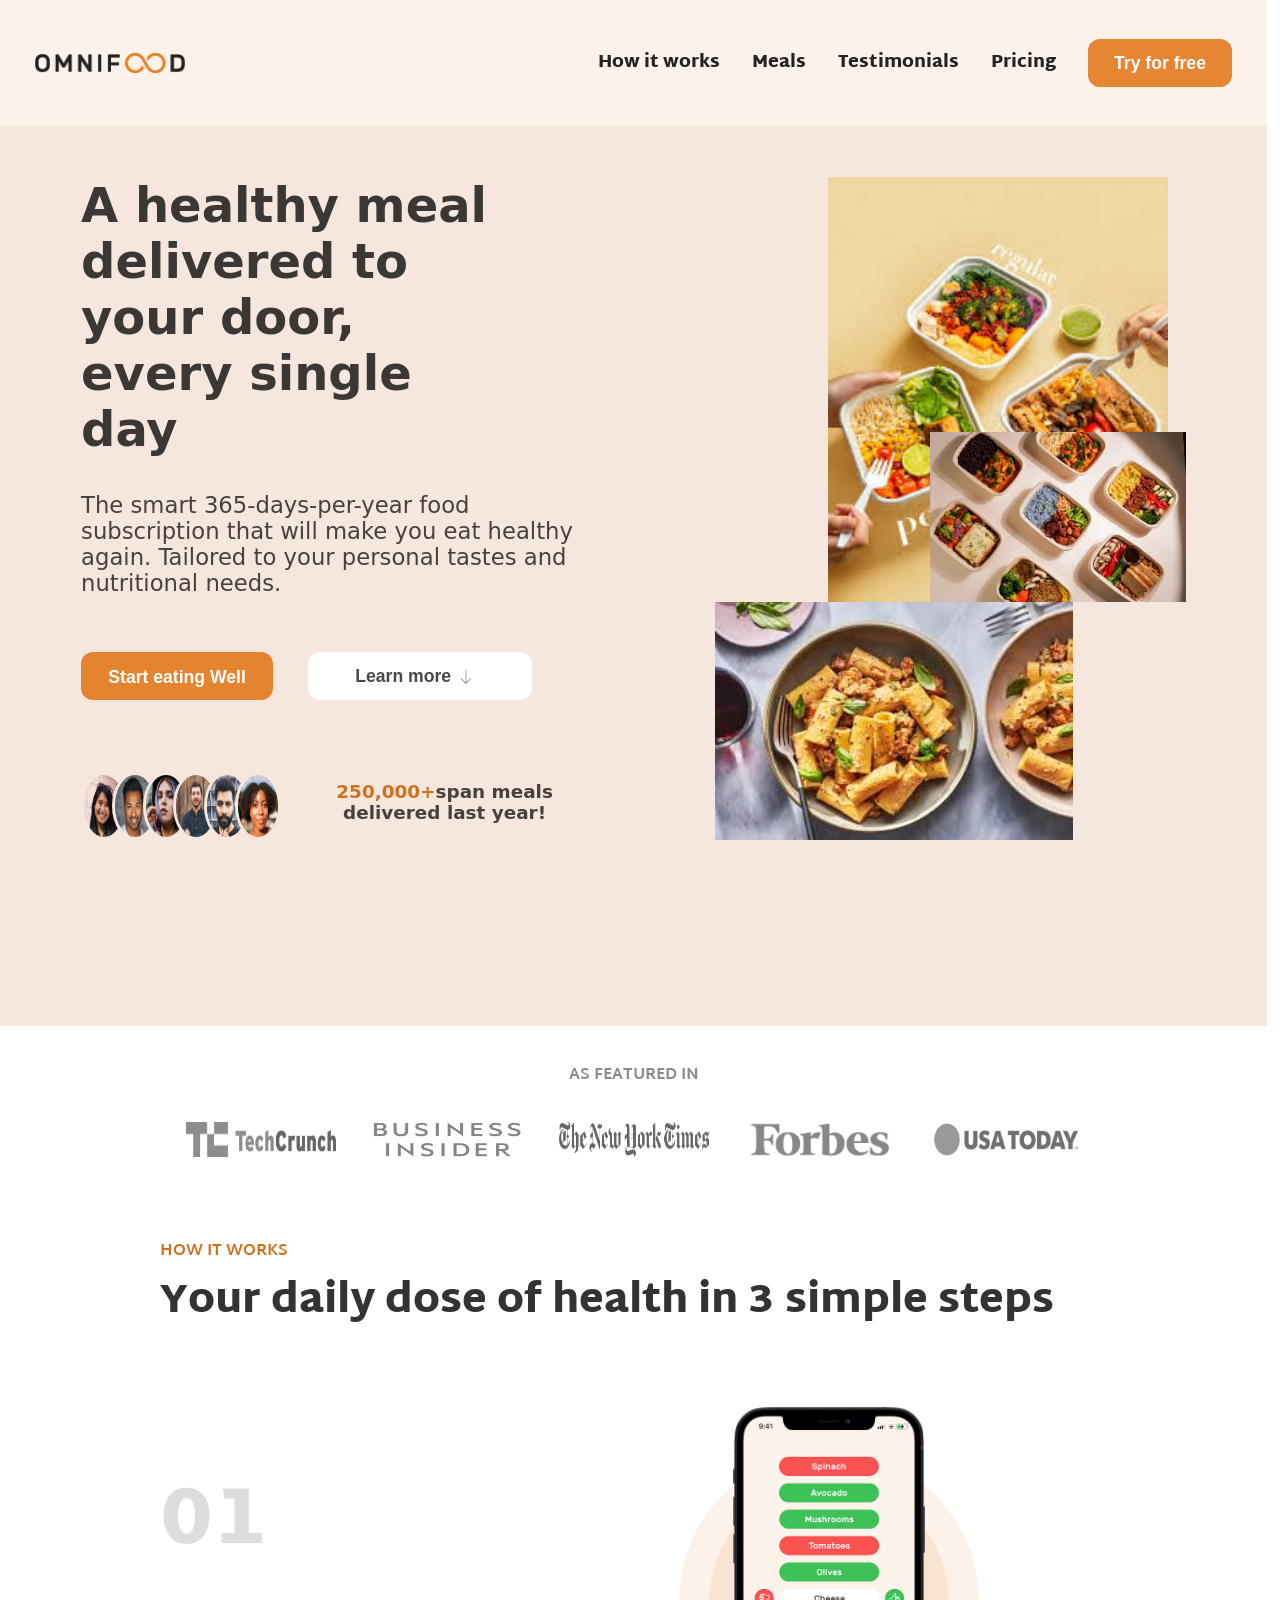
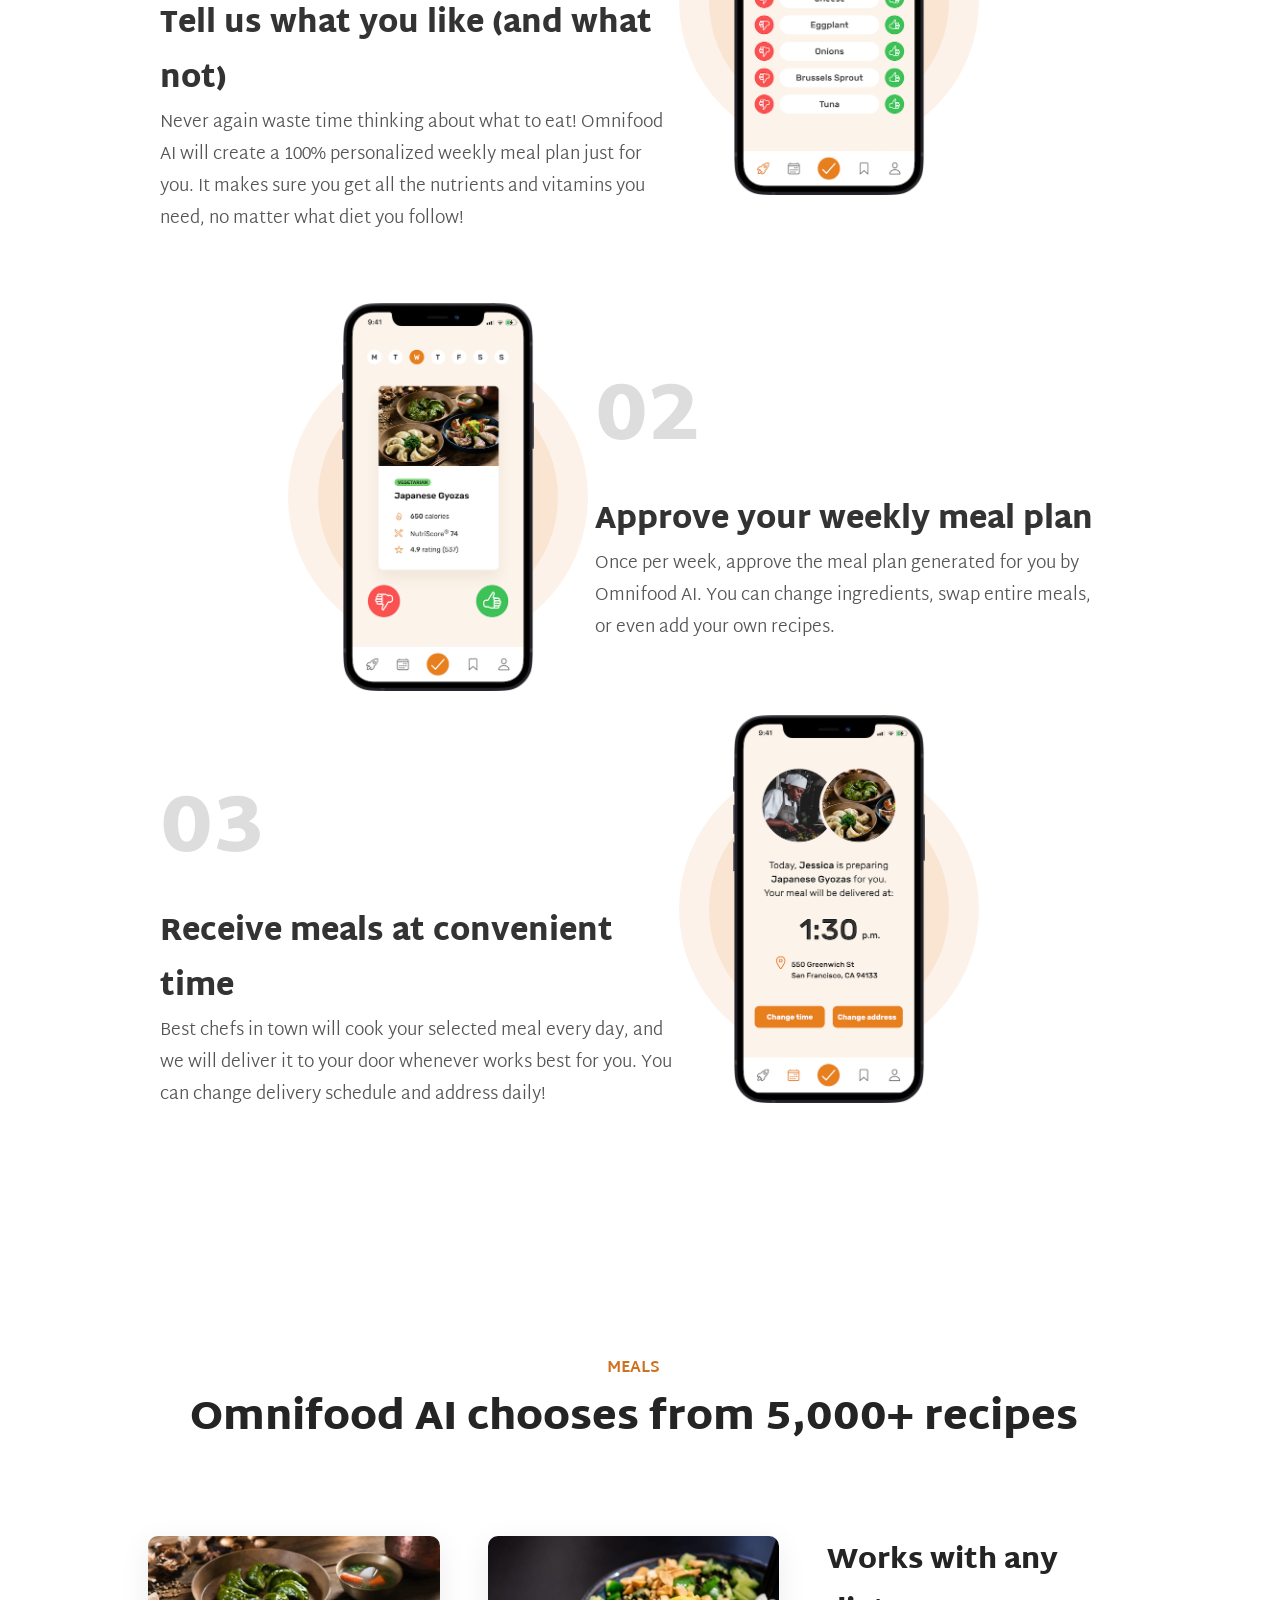
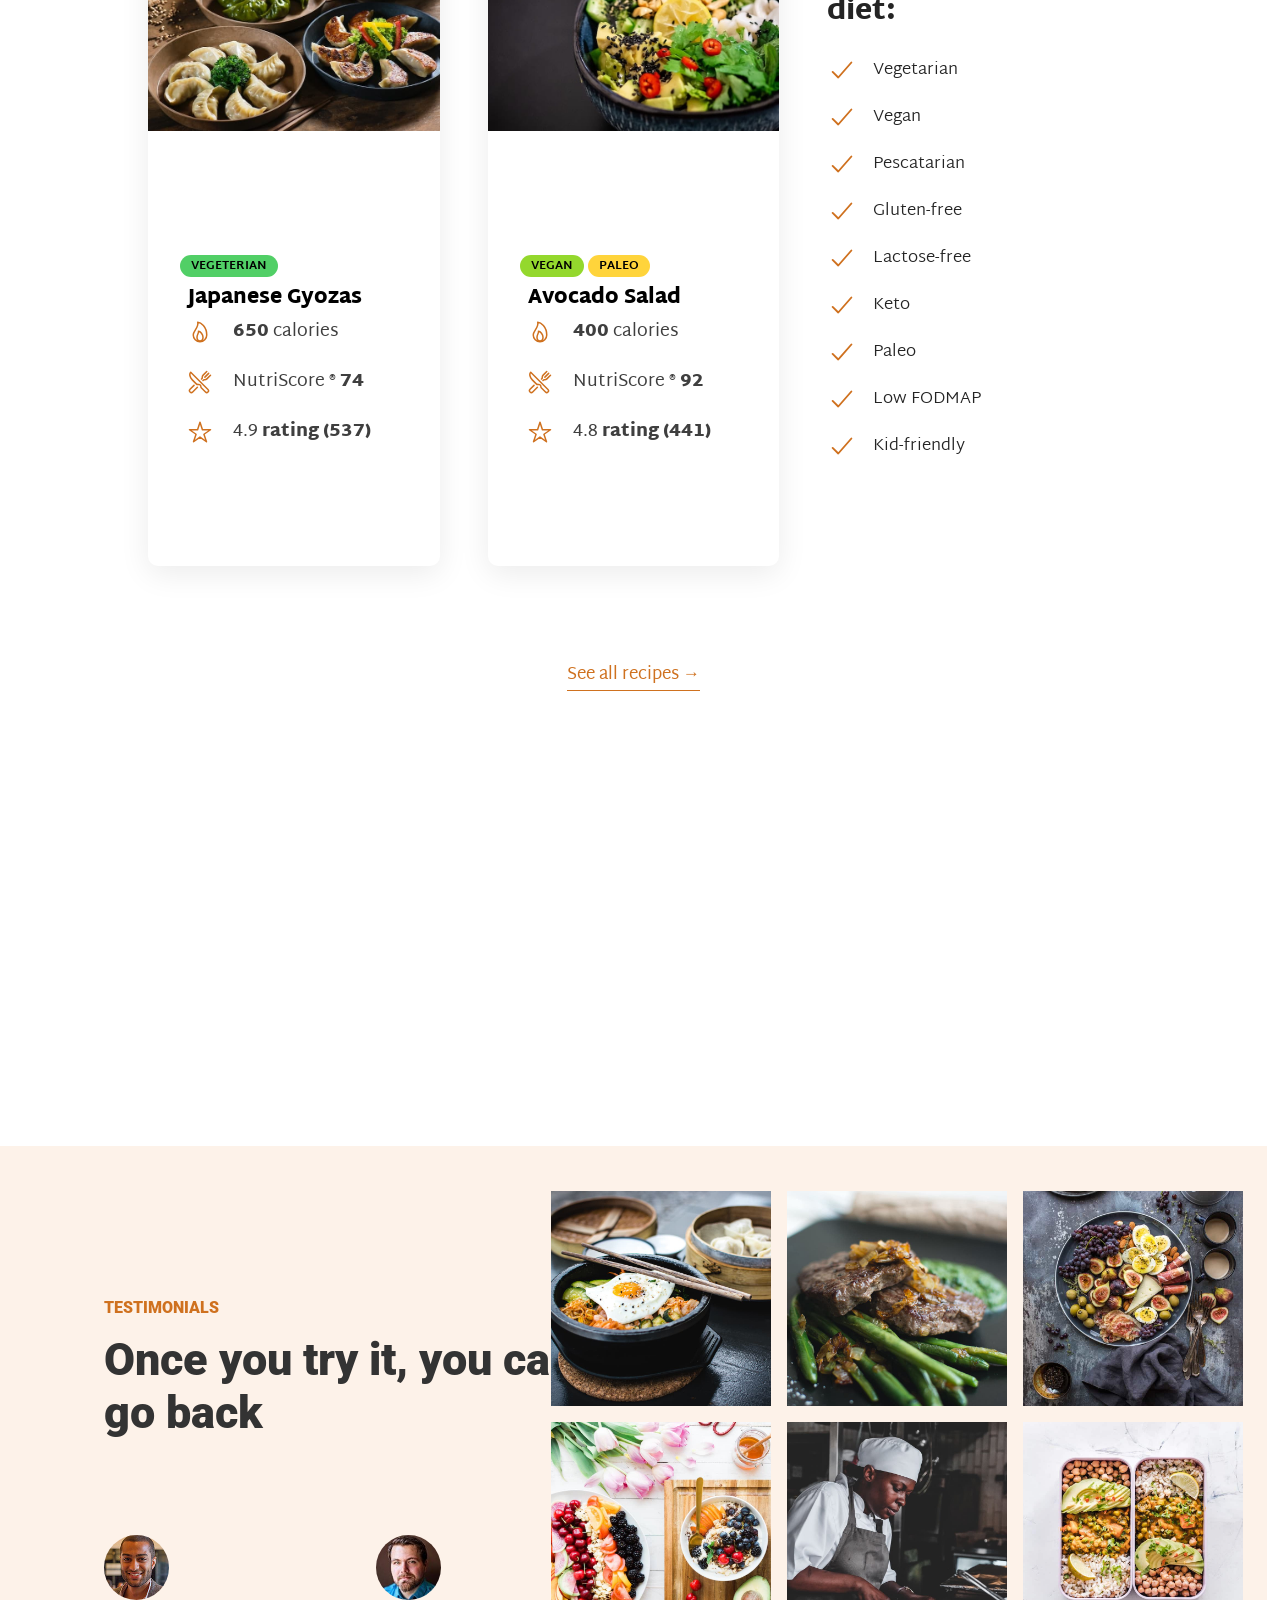
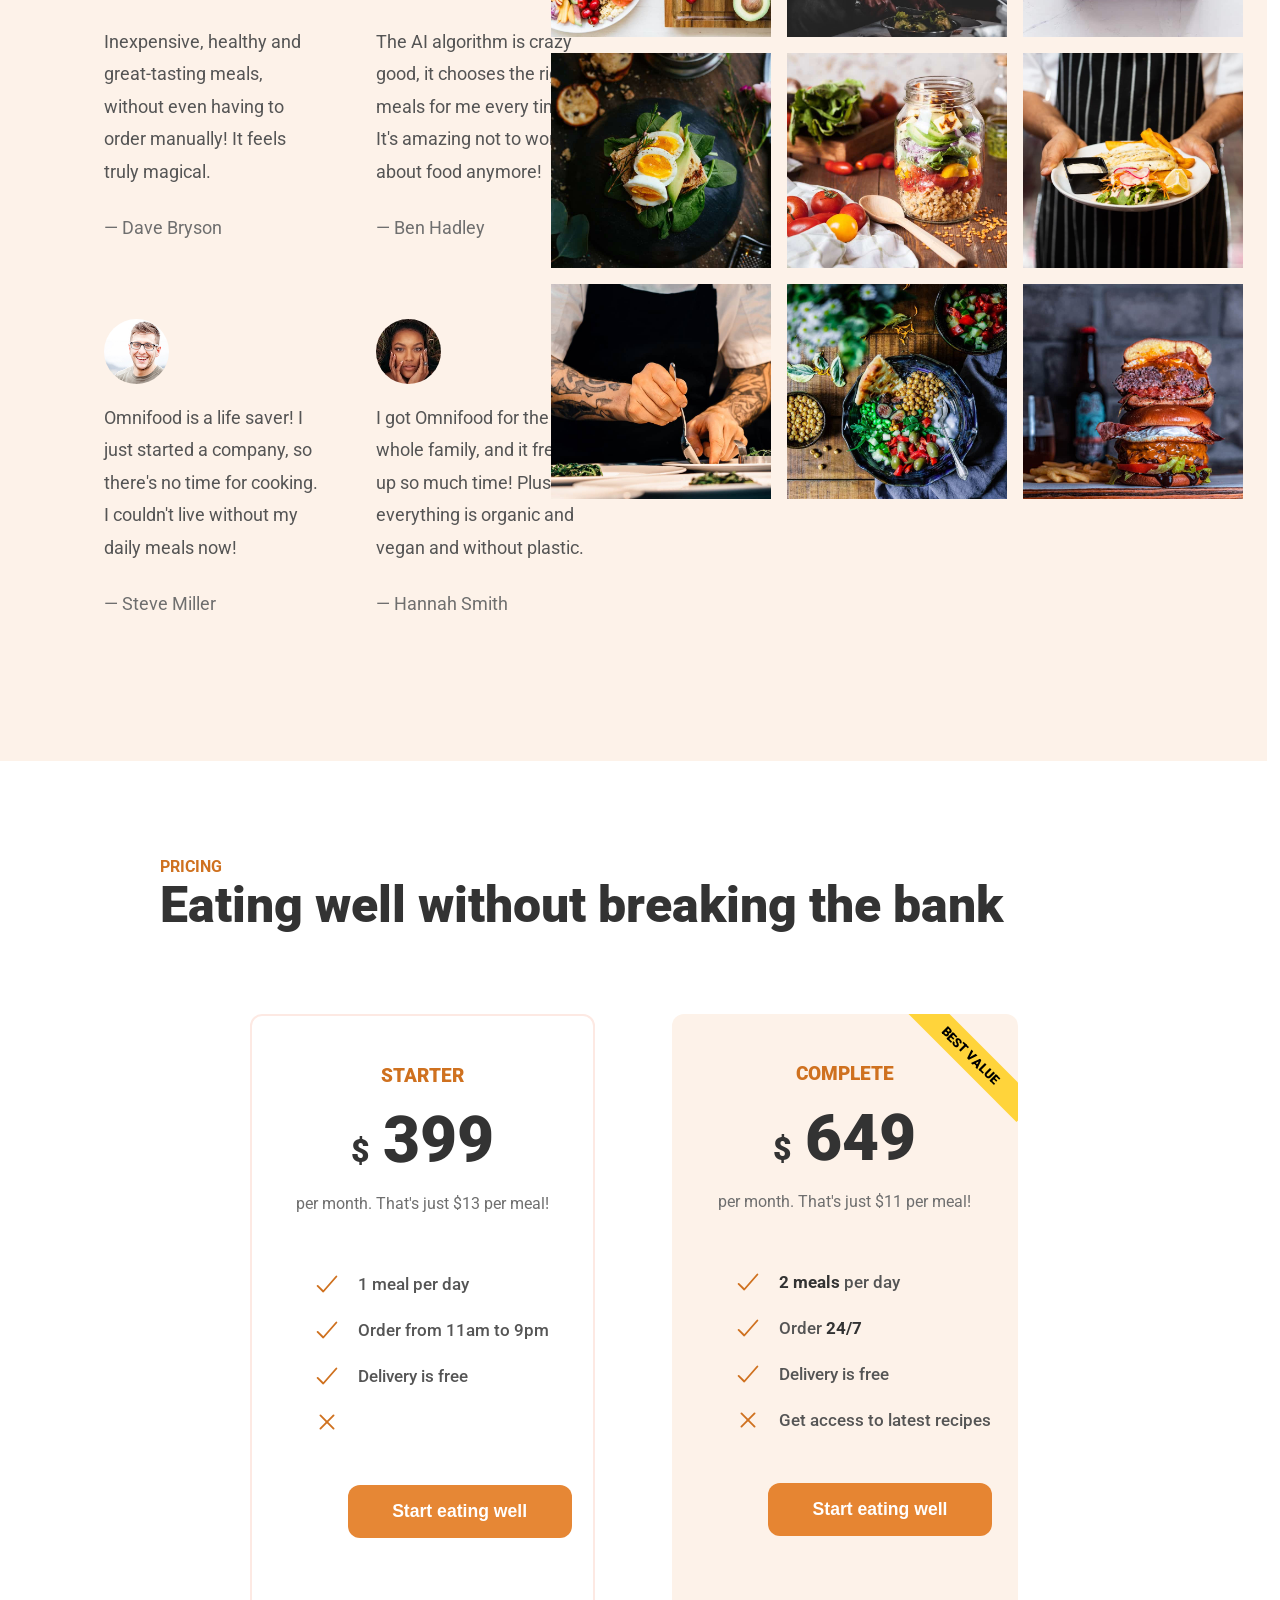
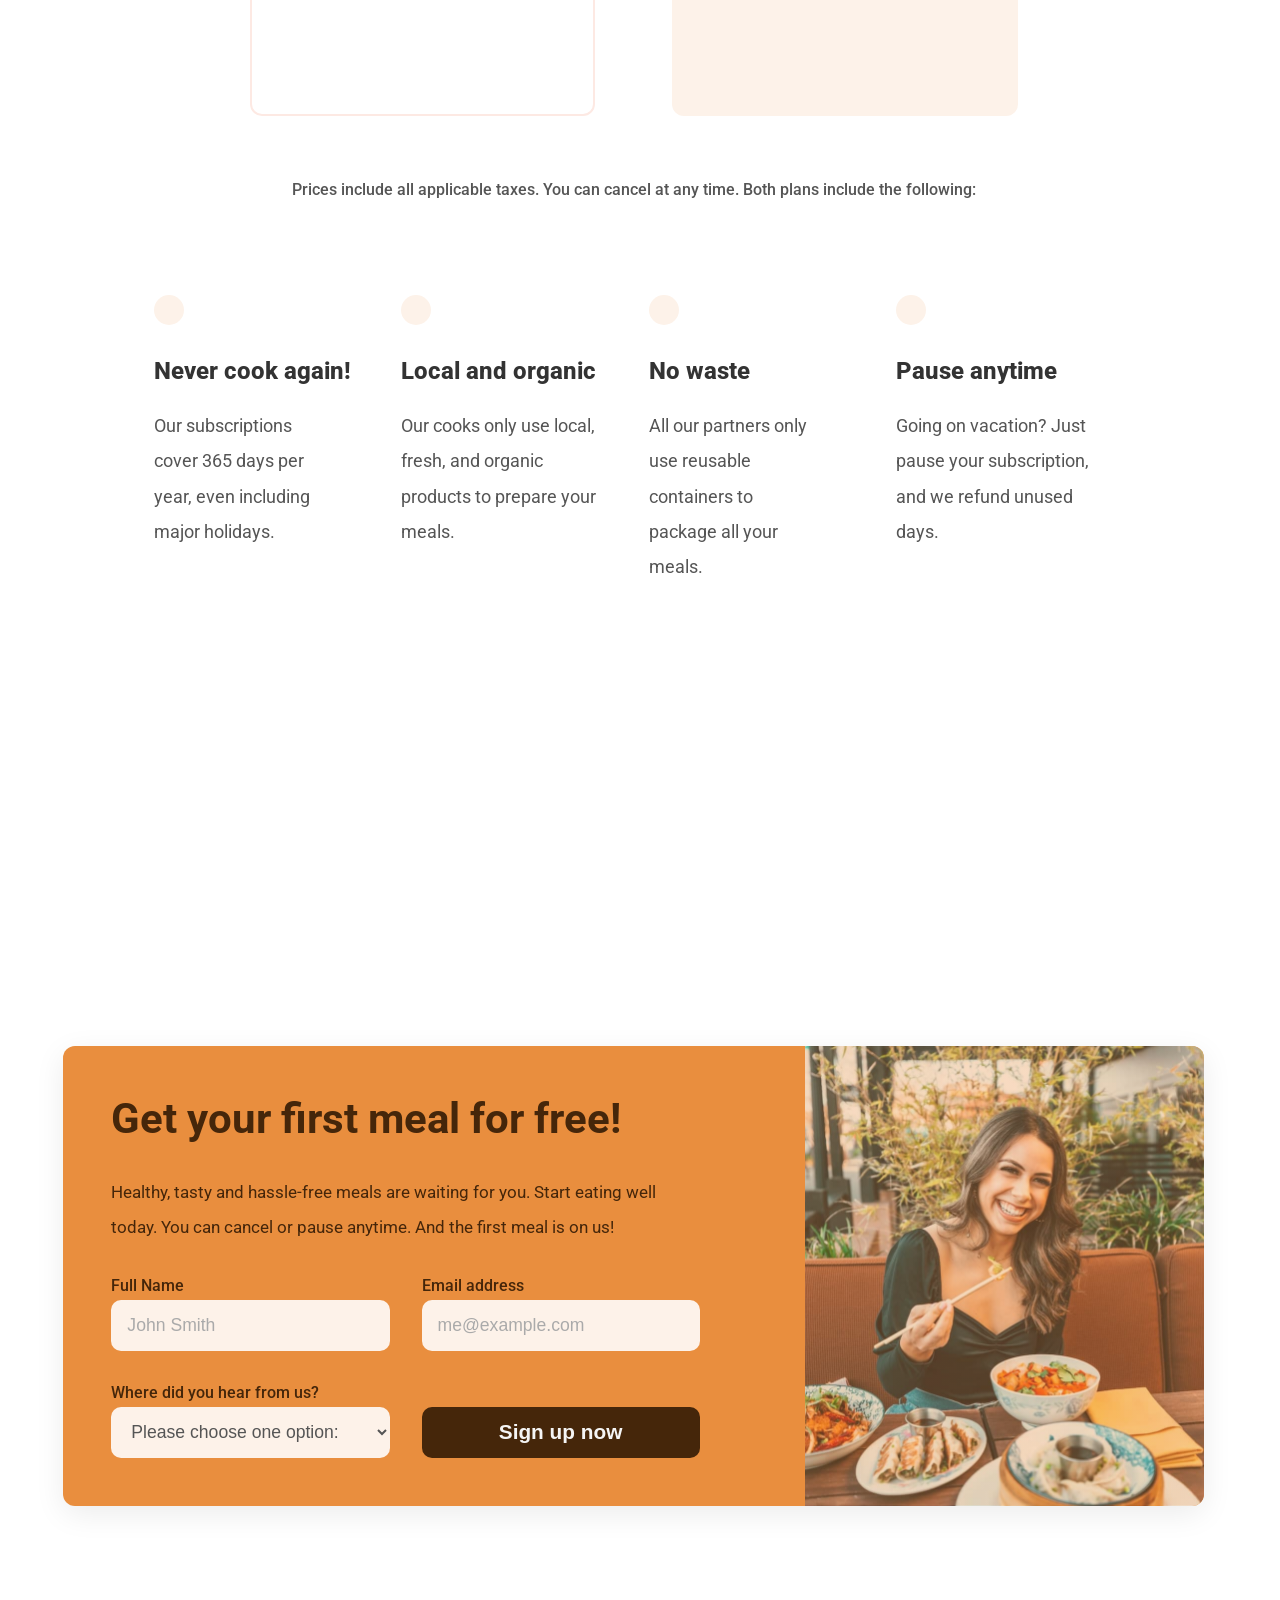
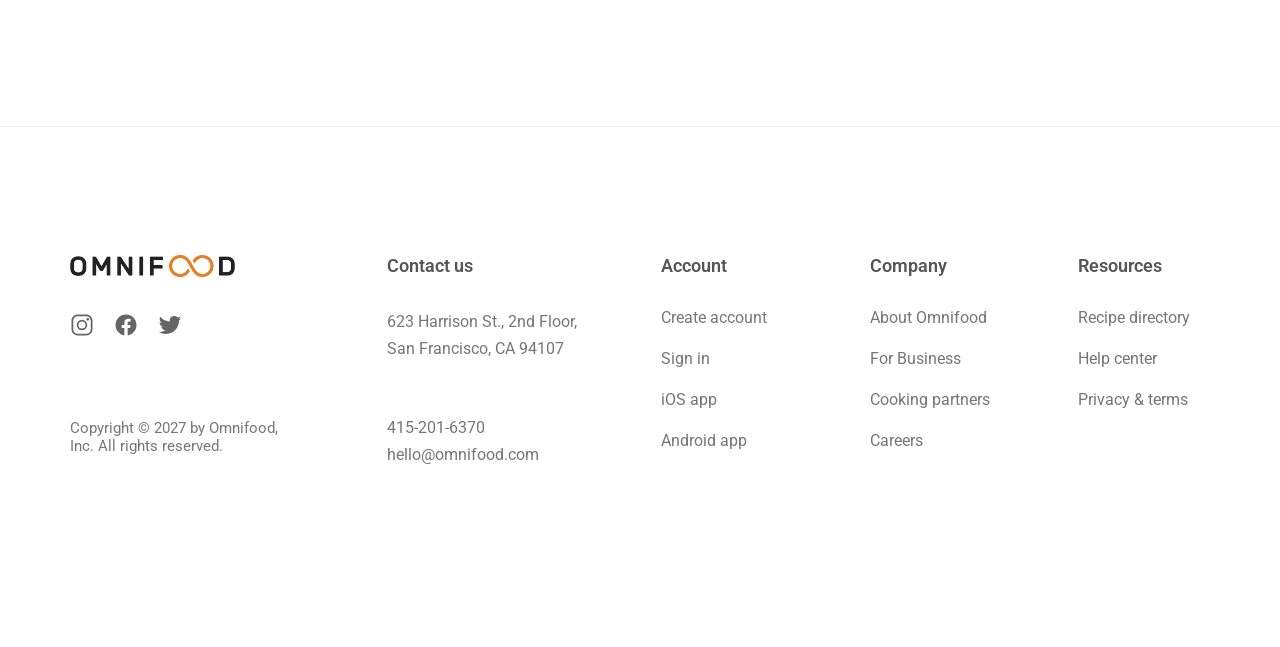
<file: omnifood-clone/index.html>
<!DOCTYPE html>
<html lang="en">

<head>
    <meta charset="UTF-8">
    <meta name="viewport" content="width=device-width, initial-scale=1.0">
    <title>Omnifood &mdash; Never cook again!</title>
    <link rel="icon" href="img/favicon.png" />
    <link rel="stylesheet" href="css/style.css">
    <link rel="stylesheet" href="css/work.css">
    <link rel="stylesheet" href="css/testimonials.css">
    <link rel="stylesheet" href="css/price.css">
    <link rel="stylesheet" href="css/tryForFree.css">
    <link rel="stylesheet" href="css/footer.css">
</head>

<body>
    <!-- header section  -->
    <header>
        <!-- nav section  -->
        <nav class="navbar">
            <img class="logo-img" src="img/omnifood-logo.png" alt="">
            <div class="nav-links">
                <a href="#work">How it works</a>
                <a href="#meals">Meals</a>
                <a href="#testimonials">Testimonials</a>
                <a href="#price">Pricing</a>
                <!-- <button class="btn nav-btn">Try for free</button> -->
                <button class="btn nav-btn"><a href="#tryForFree">Try for free</a></button>
            </div>
        </nav>
    </header>
    <!-- main section  -->
    <main>
        <!-- home section  -->
        <section id="home">
            <div class="home">
                <!-- Left section of home  -->
                <div class="home-left">
                    <h1>A healthy meal delivered to your door, every single day</h1>
                    <h4>The smart 365-days-per-year food subscription that will make you eat healthy again. Tailored to
                        your
                        personal tastes and nutritional needs.</h4>
                    <div class="bottom-btn">
                        <button class="btn home-st-btn">Start eating Well</button><button class="home-learn-btn">Learn
                            more
                            <img src="img/icons/down-arrow.svg" alt="">
                        </button>
                    </div>
                    <div class="client-img">
                        <div class="box1 cus-box">
                            <img src="img/customers/customer-1.jpg" alt="">
                        </div>
                        <div class="box2 cus-box">
                            <img src="img/customers/customer-2.jpg" alt="">
                        </div>
                        <div class="box3 cus-box">
                            <img src="img/customers/customer-3.jpg" alt="">
                        </div>
                        <div class="box4 cus-box">
                            <img src="img/customers/customer-4.jpg" alt="">
                        </div>
                        <div class="box5 cus-box">
                            <img src="img/customers/customer-5.jpg" alt="">
                        </div>
                        <div class="box6 cus-box">
                            <img src="img/customers/customer-6.jpg" alt="">
                        </div>
                        <h4><span>250,000+</span>span meals delivered last year!</h4>

                    </div>

                </div>

                <!-- right section of  -->
                <div class="home-right">
                    <img class="r-img1" src="img/home-image1.jpg" alt="">
                    <img class="r-img2" src="img/home-image2.jpg" alt="">
                    <img class="r-img3" src="img/home-image4.jpg" alt="">
                </div>
            </div>
        </section>

        <!-- How it works section  -->
        <section id="work">
            <div class="work-container">
                <h3 class="work-heading">AS FEATURED IN</h3>

                <div class="head-logo">
                    <img src="img/logos/techcrunch.png" alt="techcrunch">
                    <img src="img/logos/business-insider.png" alt="business-insider">
                    <img src="img/logos/the-new-york-times.png" alt="the-new-york-times">
                    <img src="img/logos/forbes.png" alt="forbes">
                    <img src="img/logos/usa-today.png" alt="usa-today">
                </div>

                <div class="steps">
                    <span>
                        <h3>HOW IT WORKS</h3>
                    </span>
                    <h1>Your daily dose of health in 3 simple steps</h1>


                    <!-- step1 container  -->
                    <div class="step1">
                        <div class="step-text">
                            <span class="step-no">01</span>
                            <h1>Tell us what you like (and what not)</h1>
                            <p class="para">Never again waste time thinking about what to eat! Omnifood AI will create a
                                100% personalized weekly meal plan just for you. It makes sure you get all the nutrients
                                and
                                vitamins you need, no matter what diet you follow!</p>
                        </div>
                        <div class="step1-img-con">
                            <div class="outter-img-cl">
                                <div class="inner-img-cl">
                                    <img src="img/app/app-screen-1.png" alt="app-screen-1">
                                </div>
                            </div>
                        </div>
                    </div>

                    <!-- step2 container  -->
                    <div class="step1">
                        <div class="step2-img-con">
                            <div class="outter-img-cl">
                                <div class="inner-img-cl">
                                    <img src="img/app/app-screen-2.png" alt="app-screen-1">
                                </div>
                            </div>
                        </div>
                        <div class="step-text">
                            <span class="step-no">02</span>
                            <h1>Approve your weekly meal plan</h1>
                            <p class="para">Once per week, approve the meal plan generated for you by Omnifood AI. You
                                can
                                change ingredients, swap entire meals, or even add your own recipes.</p>
                        </div>

                    </div>

                    <!-- step3 container  -->
                    <div class="step1">
                        <div class="step-text">
                            <span class="step-no">03</span>
                            <h1>Receive meals at convenient time</h1>
                            <p class="para">Best chefs in town will cook your selected meal every day, and we will
                                deliver
                                it to your door whenever works best for you. You can change delivery schedule and
                                address
                                daily!</p>
                        </div>
                        <div class="step1-img-con">
                            <div class="outter-img-cl">
                                <div class="inner-img-cl">
                                    <img src="img/app/app-screen-3.png" alt="app-screen-1">
                                </div>
                            </div>
                        </div>
                    </div>
                </div>

                <!-- footer of how its work -->
                <section id="meals">
                    <div class="w-sec-fo">
                        <h3>MEALS</h3>
                        <h1>Omnifood AI chooses from 5,000+ recipes</h1>

                        <div class="f-card-container">
                            <div class="card card1">
                                <div class="meal-img-card">
                                    <img src="img/meals/meal-1.jpg" alt="">
                                </div>
                                <span class="s s1">VEGETERIAN</span>
                                <h1>Japanese Gyozas</h1>
                                <div class="meal-icons-cont">

                                    <div class="card-box">
                                        <img class="meal-icon" src="img/icons/flame-outline.svg" alt="flame-outline">
                                        <p><span>650</span> calories</p>
                                    </div>

                                    <div class="card-box">
                                        <img class="meal-icon" src="img/icons/restaurant-outline.svg"
                                            alt="restaurant-outline">
                                        <p>NutriScore &reg; <span>74</span></p>
                                    </div>

                                    <div class="card-box">
                                        <img class="meal-icon" src="img/icons/star-outline.svg" alt="star-outline">
                                        <p>4.9 <span>rating (537)</span></p>
                                    </div>

                                </div>
                            </div>
                            <div class="card2 card">
                                <div class="meal-img-card">
                                    <img src="img/meals/meal-2.jpg" alt="">
                                </div>
                                <span class="s s2">VEGAN</span>
                                <span class="s s3">PALEO</span>
                                <h1>Avocado Salad</h1>
                                <div class="meal-icons-cont">

                                    <div class="card-box">
                                        <img class="meal-icon" src="img/icons/flame-outline.svg" alt="flame-outline">
                                        <p><span>400</span> calories</p>
                                    </div>

                                    <div class="card-box">
                                        <img class="meal-icon" src="img/icons/restaurant-outline.svg"
                                            alt="restaurant-outline">
                                        <p>NutriScore &reg; <span>92</span></p>
                                    </div>

                                    <div class="card-box">
                                        <img class="meal-icon" src="img/icons/star-outline.svg" alt="star-outline">
                                        <p>4.8 <span>rating (441)</span></p>
                                    </div>
                                </div>
                            </div>
                            <div class="text-card deit">
                                <h3 class="heading-tertiary">Works with any diet:</h3>
                                <ul class="list">
                                    <li class="list-item">
                                        <img src="img/icons/checkmark-outline.svg" alt="checkmark-outline">
                                        <span>Vegetarian</span>
                                    </li>
                                    <li class="list-item">
                                        <img src="img/icons/checkmark-outline.svg" alt="checkmark-outline">
                                        <span>Vegan</span>
                                    </li>
                                    <li class="list-item">
                                        <img src="img/icons/checkmark-outline.svg" alt="checkmark-outline">
                                        <span>Pescatarian</span>
                                    </li>
                                    <li class="list-item">
                                        <img src="img/icons/checkmark-outline.svg" alt="checkmark-outline">
                                        <span>Gluten-free</span>
                                    </li>
                                    <li class="list-item">
                                        <img src="img/icons/checkmark-outline.svg" alt="checkmark-outline">
                                        <span>Lactose-free</span>
                                    </li>
                                    <li class="list-item">
                                        <img src="img/icons/checkmark-outline.svg" alt="checkmark-outline">
                                        <span>Keto</span>
                                    </li>
                                    <li class="list-item">
                                        <img src="img/icons/checkmark-outline.svg" alt="checkmark-outline">
                                        <span>Paleo</span>
                                    </li>
                                    <li class="list-item">
                                        <img src="img/icons/checkmark-outline.svg" alt="checkmark-outline">
                                        <span>Low FODMAP</span>
                                    </li>
                                    <li class="list-item">
                                        <img src="img/icons/checkmark-outline.svg" alt="checkmark-outline">
                                        <span>Kid-friendly</span>
                                    </li>
                                </ul>
                            </div>
                        </div>
                        <div class="all-recipes">
                            <a href="#" class="link">See all recipes &rarr;</a>
                        </div>
                    </div>
                </section>

            </div>


        </section>

        <!-- Testimonials section  -->
        <section id="testimonials">
            <div class="testimonials">
                <div class="t-left">
                    <span>TESTIMONIALS</span>
                    <h1>Once you try it, you can't go back</h1>
                    <div class="cust-review">
                        <div class="cust-grid">
                            <img class="mt" src="img/customers/dave.jpg" alt="">
                            <p>Inexpensive, healthy and great-tasting meals, without even having to order manually! It
                                feels truly magical.</p>
                            <span>— Dave Bryson</span>
                        </div>
                        <div class="cust-grid">
                            <img class="mt" src="img/customers/ben.jpg" alt="">
                            <p>The AI algorithm is crazy good, it chooses the right meals for me every time. It's
                                amazing not to worry about food anymore!</p>
                            <span>— Ben Hadley</span>
                        </div>
                        <div class="cust-grid">
                            <img class="bt mt-b" src="img/customers/steve.jpg" alt="">
                            <p>Omnifood is a life saver! I just started a company, so there's no time for cooking. I
                                couldn't live without my daily meals now!</p>
                            <span>— Steve Miller</span>
                        </div>
                        <div class="cust-grid">
                            <img class="bt mt-b" src="img/customers/hannah.jpg" alt="">
                            <p>I got Omnifood for the whole family, and it frees up so much time! Plus, everything is
                                organic and vegan and without plastic.</p>
                            <span>— Hannah Smith</span>
                        </div>
                    </div>
                </div>
                <div class="t-right">
                    <div class="gallery">
                        <div class="gallery-img"><img src="img/gallery/gallery-1.jpg" alt=""></div>
                        <div class="gallery-img"><img src="img/gallery/gallery-2.jpg" alt=""></div>
                        <div class="gallery-img"><img src="img/gallery/gallery-3.jpg" alt=""></div>
                        <div class="gallery-img"><img src="img/gallery/gallery-4.jpg" alt=""></div>
                        <div class="gallery-img"><img src="img/gallery/gallery-5.jpg" alt=""></div>
                        <div class="gallery-img"><img src="img/gallery/gallery-6.jpg" alt=""></div>
                        <div class="gallery-img"><img src="img/gallery/gallery-7.jpg" alt=""></div>
                        <div class="gallery-img"><img src="img/gallery/gallery-8.jpg" alt=""></div>
                        <div class="gallery-img"><img src="img/gallery/gallery-9.jpg" alt=""></div>
                        <div class="gallery-img"><img src="img/gallery/gallery-10.jpg" alt=""></div>
                        <div class="gallery-img"><img src="img/gallery/gallery-11.jpg" alt=""></div>
                        <div class="gallery-img"><img src="img/gallery/gallery-12.jpg" alt=""></div>
                    </div>
                </div>
            </div>
        </section>

        <!-- Pricing section  -->

        <section id="price">
            <div class="price-cont">
                <span>PRICING</span>
                <h1>Eating well without breaking the bank</h1>
                <div class="card-cont">
                    <div class="p-card starter-card">
                        <header class="plan-header">
                            <p class="plan-name">STARTER</p>
                            <p class="plan-price"><span>$</span>399</p>
                            <p class="plan-text">per month. That's just $13 per meal!</p>
                        </header>

                        <ul class="list p-list">
                            <li class="list-item cl">
                                <img src="img/icons/checkmark-outline.svg" alt="checkmark-outline">
                                <span>1 meal per day</span>
                            </li>
                            <li class="list-item cl">
                                <img src="img/icons/checkmark-outline.svg" alt="checkmark-outline">
                                <span>Order from 11am to 9pm</span>
                            </li>
                            <li class="list-item cl">
                                <img src="img/icons/checkmark-outline.svg" alt="checkmark-outline">
                                <span>Delivery is free </span>
                            </li>
                            <li class="list-item cl">
                                <img src="img/icons/close-outline.svg" alt="close-outline">


                            </li>
                        </ul>
                        <button class="btn p-btn">Start eating well</button>
                    </div>
                    <div class="p-card complete-card">
                        <div class="best-value">BEST VALUE</div>
                        <header class="plan-header">
                            <p class="plan-name">COMPLETE</p>
                            <p class="plan-price"><span>$</span>649</p>
                            <p class="plan-text">per month. That's just $11 per meal!</p>
                        </header>
                        <ul class="list p-list">
                            <li class="list-item cl">
                                <img src="img/icons/checkmark-outline.svg" alt="checkmark-outline">
                                <span><strong>2 meals</strong> per day</span>
                            </li>
                            <li class="list-item cl">
                                <img src="img/icons/checkmark-outline.svg" alt="checkmark-outline">
                                <span>Order <strong>24/7</strong></span>
                            </li>
                            <li class="list-item cl">
                                <img src="img/icons/checkmark-outline.svg" alt="checkmark-outline">
                                <span>Delivery is free</span>
                            </li>
                            <li class="list-item cl">
                                <img src="img/icons/close-outline.svg" alt="close-outline">
                                <span>Get access to latest recipes</span>

                            </li>
                        </ul>
                        <button class="btn p-btn">Start eating well</button>

                    </div>
                </div>
                <p class="p-foot-text">Prices include all applicable taxes. You can cancel at any time. Both plans
                    include the following:</p>

                <div class="price-footer">
                    <div class="foot-cont">
                        <div class="foot-cl"></div>
                        <h1>Never cook again!</h1>
                        <p>Our subscriptions cover 365 days per year, even including major holidays.</p>
                    </div>
                    <div class="foot-cont">
                        <div class="foot-cl"></div>
                        <h1>Local and organic</h1>
                        <p class="hp">Our cooks only use local, fresh, and organic products to prepare your meals.</p>
                    </div>
                    <div class="foot-cont">
                        <div class="foot-cl"></div>
                        <h1>No waste</h1>
                        <p>All our partners only use reusable containers to package all your meals.</p>
                    </div>
                    <div class="foot-cont">
                        <div class="foot-cl"></div>
                        <h1>Pause anytime</h1>
                        <p class="hp">Going on vacation? Just pause your subscription, and we refund unused days.</p>
                    </div>
                </div>
            </div>
        </section>

        <!-- Try For Free section  -->
        <section id="tryForFree">
            <div class="t-container">
                <div class="try-box">
                    <div class="try-left">
                        <h1>Get your first meal for free!</h1>
                        <p>Healthy, tasty and hassle-free meals are waiting for you. Start eating well today. You can
                            cancel
                            or pause anytime. And the first meal is on us!</p>

                        <form>
                            <div>
                                <label for="full-name">Full Name</label>
                                <input id="full-name" type="text" placeholder="John Smith" name="full-name" required />
                            </div>

                            <div>
                                <label for="email">Email address</label>
                                <input id="email" type="email" placeholder="me@example.com" name="email" required />
                            </div>
                            <div>
                                <label for="select-where">Where did you hear from us?</label>
                                <select id="select-where" name="select-where" required>
                                    <option value="">Please choose one option:</option>
                                    <option value="friends">Friends and family</option>
                                    <option value="youtube">YouTube video</option>
                                    <option value="podcast">Podcast</option>
                                    <option value="ad">Facebook ad</option>
                                    <option value="others">Others</option>
                                </select>
                            </div>

                            <button class="btn btn-form">Sign up now</button>
                    </div>
                    </form>
                    <div class="try-right t-bg-img"></div>
                </div>
            </div>
        </section>
    </main>

    <!-- Footer section  -->
    <footer>
        <div class="footer-cont">
            <div class="foot-dets footer-logo-col">
                <a href="#home"><img class="footer-logo-img" src="img/omnifood-logo.png" alt=""></a>
                <div class="social-links">
                    <img src="img/icons/logo-instagram.svg" alt="logo-instagram">
                    <img src="img/icons/logo-facebook.svg" alt="logo-facebook">
                    <img src="img/icons/logo-twitter.svg" alt="logo-twitter">
                </div>
                <p class="copyright">
                    Copyright &copy; 2027 by Omnifood,<br>
                    Inc. All rights reserved.
                </p>
            </div>
            <div class="foot-dets">
                <p class="footer-heading">Contact us</p>
                <p class="address">
                    623 Harrison St., 2nd Floor,<br>
                    San Francisco, CA 94107
                </p>
                <p class="address">
                    415-201-6370<br>
                    hello@omnifood.com
                </p>
            </div>
            <div class="foot-dets">
                <p class="footer-heading">Account</p>
                <ul class="footer-nav">
                    <li><a class="footer-link" href="#">Create account</a></li>
                    <li><a class="footer-link" href="#">Sign in</a></li>
                    <li><a class="footer-link" href="#">iOS app</a></li>
                    <li><a class="footer-link" href="#">Android app</a></li>
                </ul>
            </div>
            <div class="foot-dets">
                <p class="footer-heading">Company</p>
                <ul class="footer-nav">
                    <li><a class="footer-link" href="#">About Omnifood</a></li>
                    <li><a class="footer-link" href="#">For Business</a></li>
                    <li><a class="footer-link" href="#">Cooking partners</a></li>
                    <li><a class="footer-link" href="#">Careers</a></li>
                </ul>
            </div>
            <div class="foot-dets">
                <p class="footer-heading">Resources</p>
                <ul class="footer-nav">
                    <li><a class="footer-link" href="#">Recipe directory </a></li>
                    <li><a class="footer-link" href="#">Help center</a></li>
                    <li><a class="footer-link" href="#">Privacy & terms</a></li>
                </ul>
            </div>
        </div>
    </footer>

</body>

</html>
</file>
<file: omnifood-clone/css/style.css>
@import url('https://fonts.googleapis.com/css2?family=Martel+Sans:wght@300;400;600;700;800;900&family=Poppins:ital,wght@0,100;0,200;0,300;0,400;0,500;0,600;0,700;0,800;0,900;1,100;1,200;1,300;1,400;1,500;1,600;1,700;1,800;1,900&family=Roboto:ital,wght@0,100..900;1,100..900&display=swap');

* {
    margin: 0;
    padding: 0;
    box-sizing: border-box;
}
html{
    scroll-behavior: smooth;
}
body{
    font-family: "Roboto", sans-serif;
}


.navbar {
    width: 99vw;
    height: 14vh;
    background-color: #FDF2E9;
    display: flex;
    justify-content: space-between;
    align-items: center;
    font-family: "Martel Sans", sans-serif;
    font-weight: 400;
    font-style: normal;
    /* position: fixed;
    z-index: 99; */
}

.logo-img {
    margin-left: 2.2rem;
    width: 150px;
    height: 20px;
}

.navbar .nav-links {
    display: flex;
    gap: 2rem;
    align-items: center;
    text-align: center;
}

.nav-links a {
    color: rgba(0, 0, 0, 0.855);
    text-decoration: none;
    font-size: 1.1rem;
    font-weight: 900;
}

.btn {
    background-color: #e27414db;
    border: none;
    height: 3rem;
    width: 9rem;
    color: #FFFFFF;
    font-size: 1.05rem;
    text-align: center;
    font-weight: 700;
    border-radius: 12px;
    cursor: pointer;
}

.btn:hover {
    background-color: #CF711F;
}

.nav-btn {
    margin-right: 2.2rem;
}
.nav-btn a{
    color: white;
    font-weight: 700;
    font-size: 1.1rem;
}
.home {
    font-family: system-ui, -apple-system, BlinkMacSystemFont, 'Segoe UI', Roboto, Oxygen, Ubuntu, Cantarell, 'Open Sans', 'Helvetica Neue', sans-serif;
    width: 99vw;
    height: 100vh;
    display: flex;
    justify-content: space-evenly;
    background-color: #f5e7dd;
}

.home-left,.home-right {
    margin-top: 3.2rem;
    width: 40vw;
    height: auto;
    color: rgba(0, 0, 0, 0.76);
    
}
.home-left h1{
    font-size: 3rem;
    padding: 0 15% 0 0;
    font-weight: bolder;
}

.home-left h4 {
    font-weight: 400;
    color: rgba(0, 0, 0, 0.718);
    margin-top: 2.2rem;
    font-size: 1.42rem;
}
.bottom-btn{
    display: flex;
    gap: 2.2rem;
    margin-top: 3.5rem;
    width: 100%;
    height: 20%;
    height: auto;
}
.home-st-btn{
    width: 12rem;
    padding: 15px 25px;
    font-size: 1.1rem;
}
.home-learn-btn{
    height: 3rem;
    width: 14rem;
    padding: 15px 45px;
    color:rgba(0, 0, 0, 0.718);
    display: flex;
    align-items: center;
    font-size: 1.1rem;
    border-radius: 12px;
    font-weight: 700;
    border: 2px solid white;
    gap: .3rem;
    text-align: center;
    background-color: white;
    cursor: pointer;
}
.home-learn-btn:hover{
    background-color: #FDF2E9;
}
.client-img{
    
    display: flex;
    margin-top: 4.5rem;
    width: 100%;
    height: 8%;
    position: relative;
    text-align: center;
}
.cus-box{
    width: 9%;
    height: 100%;
    border-radius: 50%;
    border: 3px solid #f5e7dd;
}
.client-img img{
    border-radius: 50%;
    width: 100%;
    height: 100%;
}
.box1,.box2,.box3,.box4,
.box5,.box6{
        position: absolute;
}

.box2{

    left: 6%;
}
.box3{
    left:12%;
}
.box4{
    left: 18%;
}
.box5{
    left: 24%;
}
.box6{
    left: 30%;
}

.client-img h4{
    position: absolute;
    left: 42%;
    font-size: 1.15rem;
    font-weight: 700;
    bottom: 25%;
}
.client-img h4 span{
    color: #CF711F;
}
.home-right{
    position: relative;
    
    
}
.r-img1,.r-img2,.r-img3{
    position: absolute;
}
.r-img1{
    left: 30%;
    height: 50%;
}
.r-img2{
    left: 50%;
    top: 30%;
    width: 50%;
}
.r-img3{
    left: 8%;
    top: 50%;
    width: 70%;
}
</file>
<file: omnifood-clone/css/work.css>
.work-container {
    width: 99vw;
    height: 365vh;
    font-family: "Martel Sans", sans-serif;

}

.work-container h3 {

    font-size: 1rem;
    margin-top: 2.2rem;
}

.work-heading {
    text-align: center;
    color: #8C8A88;
}

.head-logo {
    width: 70vw;
    display: flex;
    justify-content: space-between;
    margin: auto;
    margin-top: 2rem;
    margin-bottom: 5rem;
}

.head-logo img {
    width: 150px;
    height: 35px;
    filter: grayscale(100%) brightness(60%) opacity(0.6);
}

.steps {
    width: 74vw;
    margin: auto;
    /* border: 2px solid black; */
}

.steps>span {
    color: #CF711F;
}

.steps>h1 {
    font-weight: 900;
    color: #333333;
    font-size: 40px;
}

.outter-img-cl {
    width: 300px;
    height: 300px;
    border-radius: 50%;
    display: flex;
    justify-content: center;
    align-items: center;
    background-color: #FDF2E9;


}

.step1-img-con {
    margin-right: 8rem;
}

.step2-img-con {
    margin-left: 8rem;
}

.inner-img-cl {
    width: 240px;
    height: 240px;
    border-radius: 50%;
    background-color: #FAE5D3;
    display: flex;
    justify-content: center;
    align-items: center;

}

.inner-img-cl img {
    width: 80%;
}

.step1 {
    margin-top: 7rem;
    display: flex;
    justify-content: space-between;
}

.para {
    width: 40vw;
    color: #555555;
    font-size: 1.1rem;
    font-weight: 300;
}

.step-no {
    font-size: 80px;
    font-weight: 900;
    color: #DDDDDD;
}

.step-text>h1 {
    font-weight: 900;
    font-size: 30px;
    color: #333333;
}

/* Footer of work section */
.w-sec-fo>h3 {
    color: #CF711F;
    text-align: center;
    margin-top: 15.2rem;
}

.w-sec-fo>h1 {
    font-weight: 900;
    font-size: 40px;
    color: #242424;
    text-align: center;
}

.f-card-container {
    height: 78vh;
    margin-top: 5rem;
    display: flex;
    gap: 3rem;
    justify-content: center;
}

.f-card-container span{
    font-weight: 900;
    
}
.f-card-container p {
    font-size: 1.1rem;
    color: #242424e0;
}
.card {
    width: 23%;
    gap: 2rem;
    height: 70vh;
    border-radius: 10px;
    box-shadow: 0 8px 30px rgba(0, 0, 0, 0.08);
}

.text-card {
    width: 23%;
    height: 70%;
}
.meal-img-card{
    width: 100%;
    height: 50%;
}
.meal-img-card img{
    width: 100%;
    border-radius: 10px 10px 0 0;
}
.meal-icons-cont{
    display: flex;
    flex-direction: column;
    gap: 1.1rem;
    margin-left: 2.5rem;
}
.meal-icon{
    width: 24px;
}
.card-box{
    display: flex;
    align-items: center;
    gap: 1.3rem;
}
.s{
   
    font-size: 12px;
    padding: 0 11px;
    font-weight: 700 !important;
    border-radius: 12px;
    margin-left: 2rem;
}
.s1{
     background-color: rgb(81, 207, 102);
}
.s2{
    background-color: rgb(148, 216, 45);

}
.s3{
    background-color: rgb(255, 212, 59);
    margin-left: 0;
}
.card h1{
    font-size: 20px;
    font-weight: 900;
    margin-left: 2.5rem;
}
.card1, .card2{
    transition: transform 0.45s ease-out;
}
.card1:hover, .card2:hover{
    transform: translateY(-8px);
}

.deit h3{
    font-size: 28px;
    font-weight: 900;
    color: #242424;
    margin-top: 0;
}
.list{
    color: #242424;
    list-style: none;
}
.list .list-item img{
    width: 30px;
}
.list-item span{
    font-weight: 300;
    font-size: 17px;
}
.list-item{
    display: flex;
    align-items: center;
    gap: 1rem;
    margin-top: 1rem;
}
.all-recipes a {
    text-decoration: none;
    border-bottom: 1px solid #CF711F;
    color: #CF711F;
    font-size: 17px;
    font-weight: 500;
}
.all-recipes {
    margin-top: 1.3rem;
    display: flex;
    justify-content: center;
}
</file>
<file: omnifood-clone/css/testimonials.css>
.testimonials{
    width: 99vw;
    height: 135vh;
    display: flex;
    justify-content: space-between;
    align-items: center;
    background-color: #FDF2E9;
}
.t-right{
    width: 48vw;
    height: 125vh;
    margin-right: 1rem;
}
.t-left{
    width: 40vw;
    height: 80vh;
    margin-left: 6.5rem;
    margin-top: -12rem;
}
.t-left>span{
    color: #CF711F;
    font-weight: 900;
}
.t-left>h1{
    font-size: 45px;
    font-weight: 900;
    margin-top: 1rem;
    color: #333333;
}
.cust-grid{
    width: 17vw;
    height: 40vh;
    font-size: 18px;
    line-height: 1.8;
}
.cust-review{
    display: grid;
    grid-template-columns: repeat(2,1fr);
    grid-template-rows: repeat(2,1fr);
    row-gap: 1.5rem;
    column-gap: 2rem;
}
.mt{

    margin-top: 6rem;
    margin-bottom: 1rem;
}
.bt{
    margin-bottom: .5rem;
}
.mt-b{
    margin-top: 6rem;
}
.cust-grid img{
    border-radius: 50%;
    width: 65px;
    height: 65px;
}
.cust-review p{
    margin-bottom: 1.5rem;
    color: #555555;
}
.cust-review span{
    color: #6F6F6F;
}
.gallery-img{
    width: 220px;
    height: 215px;
    overflow: hidden;
    object-fit: cover;
}
.gallery-img img{
    width: 220px;
    height: 215px;
    transition: transform .35s ease-in-out;
}
.gallery-img img:hover{
    transform: scale(1.09);
}
.gallery{
    display: grid;
    grid-template-columns: repeat(3, 220px);
    grid-template-rows: repeat(3, 215px);
    row-gap: 1rem;
    column-gap: 1rem;
    justify-content: end;
    margin-right: .5rem;
}
</file>
<file: omnifood-clone/css/price.css>
.price-cont {
    width: 99vw;
    height: 185vh;
}

.price-cont>span {
    color: #CF711F;
    font-weight: 700;
    display: inline-block;
    margin: 6rem 0 0 10rem;
}

.price-cont>h1 {
    font-size: 50px;
    font-weight: 900;
    color: #333333;
    margin-left: 10rem;
}

.card-cont {
    width: 60vw;
    margin: auto;
    display: flex;
    justify-content: space-between;
    margin-top: 5rem;
}

.p-card {
    width: 27vw;
    height: 78vh;
    border-radius: 12px;
    position: relative;
    
}
.starter-card{
    border: 2px solid #FDE9E3;
}
.complete-card {
    overflow: hidden;
    background-color: #FDF2E9;
}

.best-value {
    background-color: #FFD43B;
    transform: rotate(45deg);
    position: absolute;
    padding: 7px 42px;
    font-weight: 900;
    right: -2rem;
    top: 1.7rem;
    font-size: .8rem;
}
.plan-header{
    display: flex;
    flex-direction: column;
    align-items: center;
    justify-content: center;
    gap: 1rem;
    margin-top: 3rem;
}
.plan-name{
    color: #CF711F;
    font-weight: 900;
    font-size: 1.2rem;
}
.plan-price{
    font-size: 4rem;
    font-weight: 900;
    color: #333333;
}
.plan-price>span{
    font-size: 2rem;
    margin-right: .8rem;
}
.plan-text{
    color: #6F6F6F;
    font-size: 1.03rem;
}
.p-list{
    color: #555555;
    margin-top: 3.5rem;
   
}
.cl span{
    font-weight: 500;
}
.cl span strong{
    color: #333333;
}
.p-list li{
    margin-left: 3.8rem;
}
.p-btn{
    width: 14rem;
    font-size: 1.1rem;
    font-weight: 900;
    height: 3.3rem;
    margin: 3rem 6rem;
}
.p-foot-text{
    text-align: center;
    margin-top: 4rem;
    color: #555555;
    font-weight: 500;
    font-size: 1.03rem;
}
.price-footer{
    width: 75vw;
    margin: auto;
    display: flex;
    justify-content: space-between;
}
.foot-cont{
    margin-top: 6rem;
    width: 17vw;
    height: 32vh;
}
.foot-cl{
    background-color: #FDF2E9;
    border-radius: 50%;
    height: 30px;
    width: 30px;
}
.foot-cont h1{
    margin-top: 2rem;
    margin-bottom: 1.5rem;
    font-size: 1.5rem;
    font-weight: 800;
    color: #333333;
}
.foot-cont p{
    font-size: 1.1rem;
    line-height: 2;
    width: 76%;
    color: #555555;
}
.hp{
    width: 90% !important;
}
</file>
<file: omnifood-clone/css/tryForFree.css>
.t-container{
    width: 99vw;
    height: 100vh;
    display: flex;
    justify-content: center;
    align-items: center;
}
.try-box{
    width: 75rem;
    max-width: 90%;
    border-radius: 12px;
    background-color: #E98E3E;
    color: #45260A;
    display: flex;
    justify-content: space-between;
    box-shadow: 0 8px 30px rgba(0, 0, 0, 0.08);
}
.try-left{
    width: 60%;
    padding: 3rem;
}
.try-right{
    width: 35%;
    background-image:linear-gradient(rgba(235,151,78,0.35),rgba(235,151,78,0.35)),url("../img/eating.jpg");
    background-size: cover;
    background-position: center;
    background-repeat: no-repeat;
    border-radius: 0 12px 12px 0;
}
.try-left h1{
    font-size: 2.6rem;
    font-weight: 700;
}
.try-left p{
    font-size: 1.07rem;
    line-height: 2;
    margin: 2rem 0;
}
form{
    display: grid;
    grid-template-columns: 1fr 1fr;
    gap: 2rem;
}
form div{
    display: flex;
    flex-direction: column;
    font-size: 1.01rem;
    font-weight: 500;
    gap: .3rem;
}
form div input,
form div select {
    width: 100%;
    height: 3.2rem;
    padding: 0 1rem;
    background-color: #fdf2e9;
    border: none;
    border-radius: 10px;
    font-size: 1.1rem;
    color: #555;
}
form div input::placeholder {
    color: #aaa;
}
form select option{
    color: #6E260A;
}



form div input:focus,
form div select:focus {
    outline: none;
    box-shadow: 0 0 0 0.5rem rgba(253, 242, 233, 0.5);
}
.btn-form {
    width: 100%;
    height: 3.2rem;
    background-color: #45260a;
    color: whitesmoke;
    border: none;
    border-radius: 10px;
    align-self: end;
    font-size: 1.3rem;
    font-weight: 700;
    cursor: pointer;
}
.btn-form:hover{
    background-color: #fff;
    color: #555;
}
</file>
<file: omnifood-clone/css/footer.css>
footer {
    border-top: 1px solid #eee;
    padding: 8rem 0;
}

.footer-cont{
    width: 1140px;
    margin: 0 auto;

    display: grid;
    grid-template-columns: 1.5fr 1.5fr 1fr 1fr 1fr;
    column-gap: 4.8rem;
}

.footer-logo-img{
    width: 165px;
    margin-bottom: 32px;
    margin-left: 0;
}

.social-links {
    display: flex;
    gap: 20px;
    margin-bottom: 50px;
}

.social-links img {
    width: 24px;
    opacity: .6;
    cursor: pointer;
}

.footer-heading {
    font-size: 20px;
    font-weight: 600;
    color: #555;
    margin-bottom: 32px;
}

.footer-nav {
    list-style: none;
    display: flex;
    flex-direction: column;
    gap: 22px;
}

.footer-link {
    text-decoration: none;
    color: #767676;
    font-size: 18px;
    line-height: 1;
}

.footer-link:hover {
    color: #555;
}

.address {
    color: #767676;
    font-size: 18px;
    line-height: 1.8;
    margin-bottom: 24px;
}

.footer-logo-col{
    display:flex;
    flex-direction:column;
}
.address{
    max-width: 26rem;
    line-height: 1.7;
    margin-bottom: 3.2rem;
}
.footer-heading{
    font-size: 18px;
    font-weight: 600;
}

.footer-link{
    font-size: 16px;
}

.address{
    font-size: 16px;
}

.copyright{
    font-size: 15px;
    color: #555555cc;
    width: 15rem;margin-top: 2rem;
}
</file>
